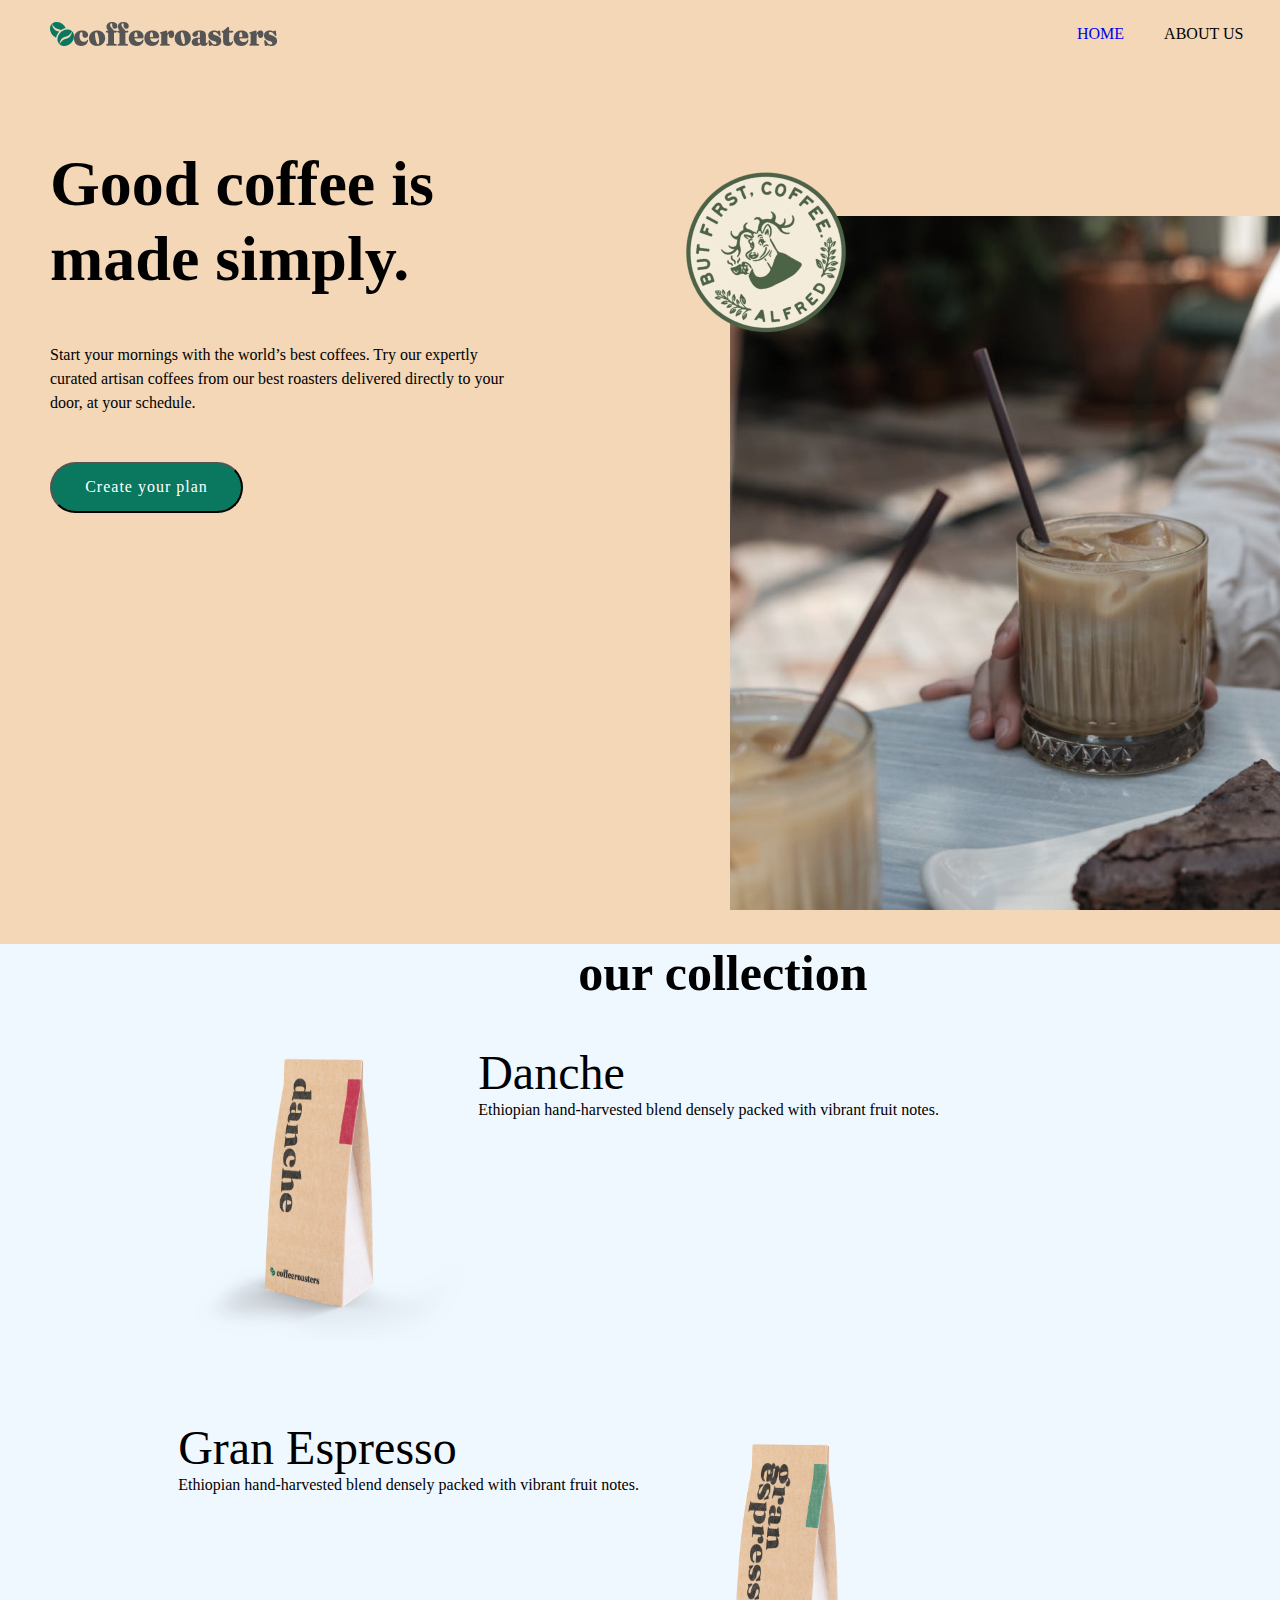
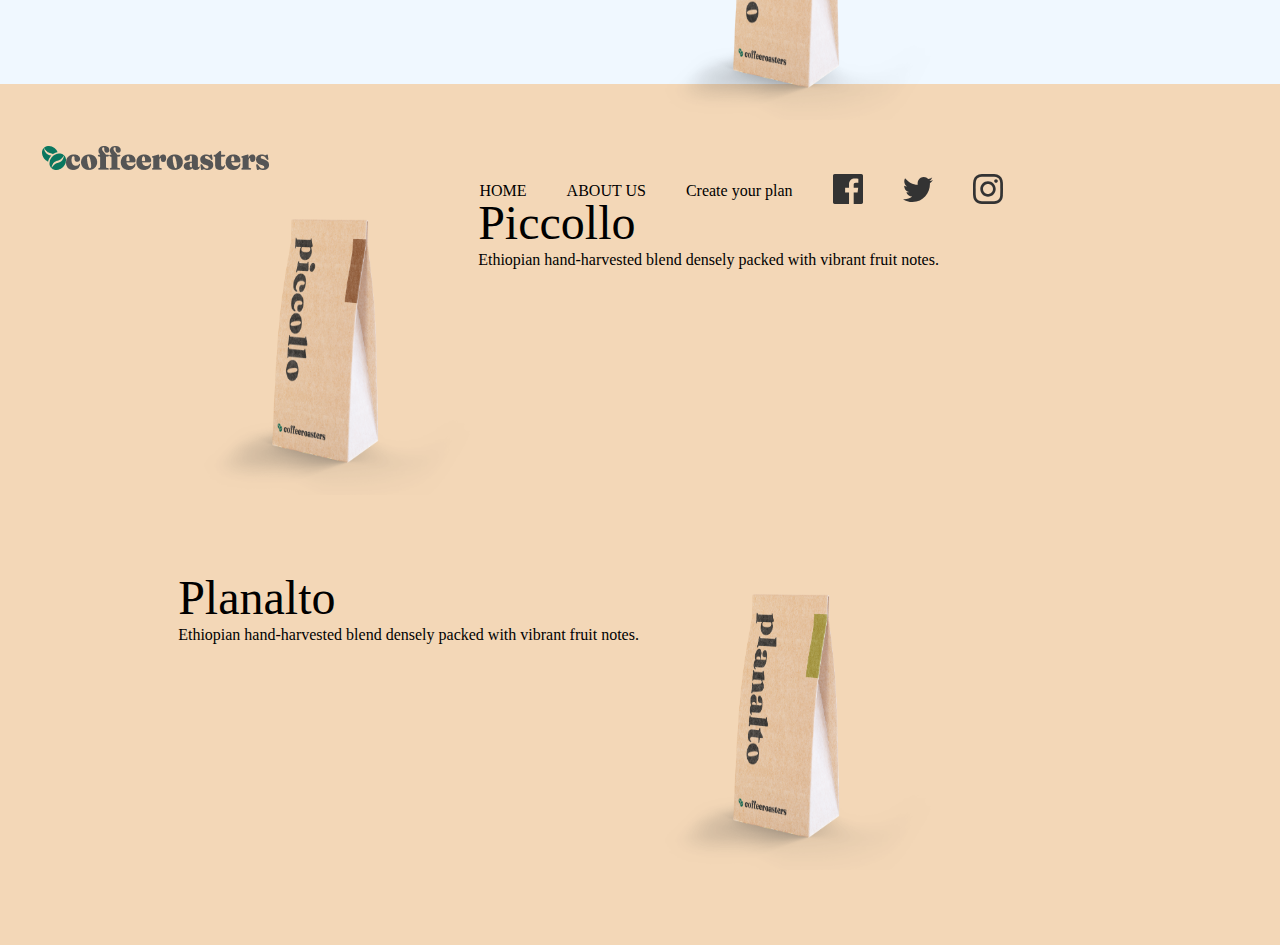
<file: index.html>
<!DOCTYPE html>
<html lang="en">
<head>
    <meta charset="UTF-8">
    <meta name="viewport" content="width=device-width, initial-scale=1.0">
    <title>Document</title>
    <link rel="stylesheet" href="style.css">
</head>
<body>
    <header class="header container">
        <nav class="nav">
            <img src="Group 3614.png" alt="">
            <ul>
                <li><a href="about.html">HOME</a></li>
                <li>ABOUT US</li>
                <li>Create your plan</li>
            </ul>
        </nav>
        <div class="header-content">
            <div class="header-content_text">
                <h1>Good coffee is made simply.</h1>
                <p>Start your mornings with the world’s best coffees. Try our expertly curated artisan coffees from our best roasters delivered directly to your door, at your schedule.</p>
                <button>Create your plan</button>
            </div>
            <div class="header-content_img">
                <img src="image 40.png" alt="" class="header-logo">
                <img src="Rectangle 679.png" alt="" class="header-content_img-coffee">
            </div>
        </div>
    </header>
    <section class="section">
        <div class="our ">
            <h1>our collection</h1>
        </div>
        <div class="your">
            <div class="card">
                <div>

                    <img src="kopi4.png" alt="">
                </div>
                <div class="text">
                    <h1>Danche</h1>
                    <p>Ethiopian hand-harvested blend densely packed with vibrant fruit notes.</p>
                </div>
               
            </div>
            <div class="card">
              
                <div class="text">
                    <h1>Gran Espresso</h1>
                    <p>Ethiopian hand-harvested blend densely packed with vibrant fruit notes.</p>
                </div>
                <div>

                    <img src="kopi1 copy.png" alt="">
                </div>
               
            </div>
            <div class="card">
                <div>

                    <img src="kopi3.png" alt="">
                </div>
                <div class="text">
                    <h1>Piccollo</h1>
                    <p>Ethiopian hand-harvested blend densely packed with vibrant fruit notes.</p>
                </div>
               
            </div>
            <div class="card">
                <div class="text">
                    <h1>Planalto</h1>
                    <p>Ethiopian hand-harvested blend densely packed with vibrant fruit notes.</p>
                </div>
                <div>
                    <img src="kopi2.png" alt="">
                </div>
            </div>
        </div>
    </section>
    <footer class="footer">
        <img src="Group 3614.png" alt="" class="joja">
        <div class="pered-posledniy">
            <ul>
                <li>HOME</li>
                <li>ABOUT US</li>
                <li>Create your plan</li>
                <li><img src="Path (1).svg" alt=""></li>
                <li><img src="Path (2).svg" alt=""></li>
                <li><img src="Shape.svg" alt=""></li>
            </ul>
        </div>
    </footer>
</body>
</html>
</file>
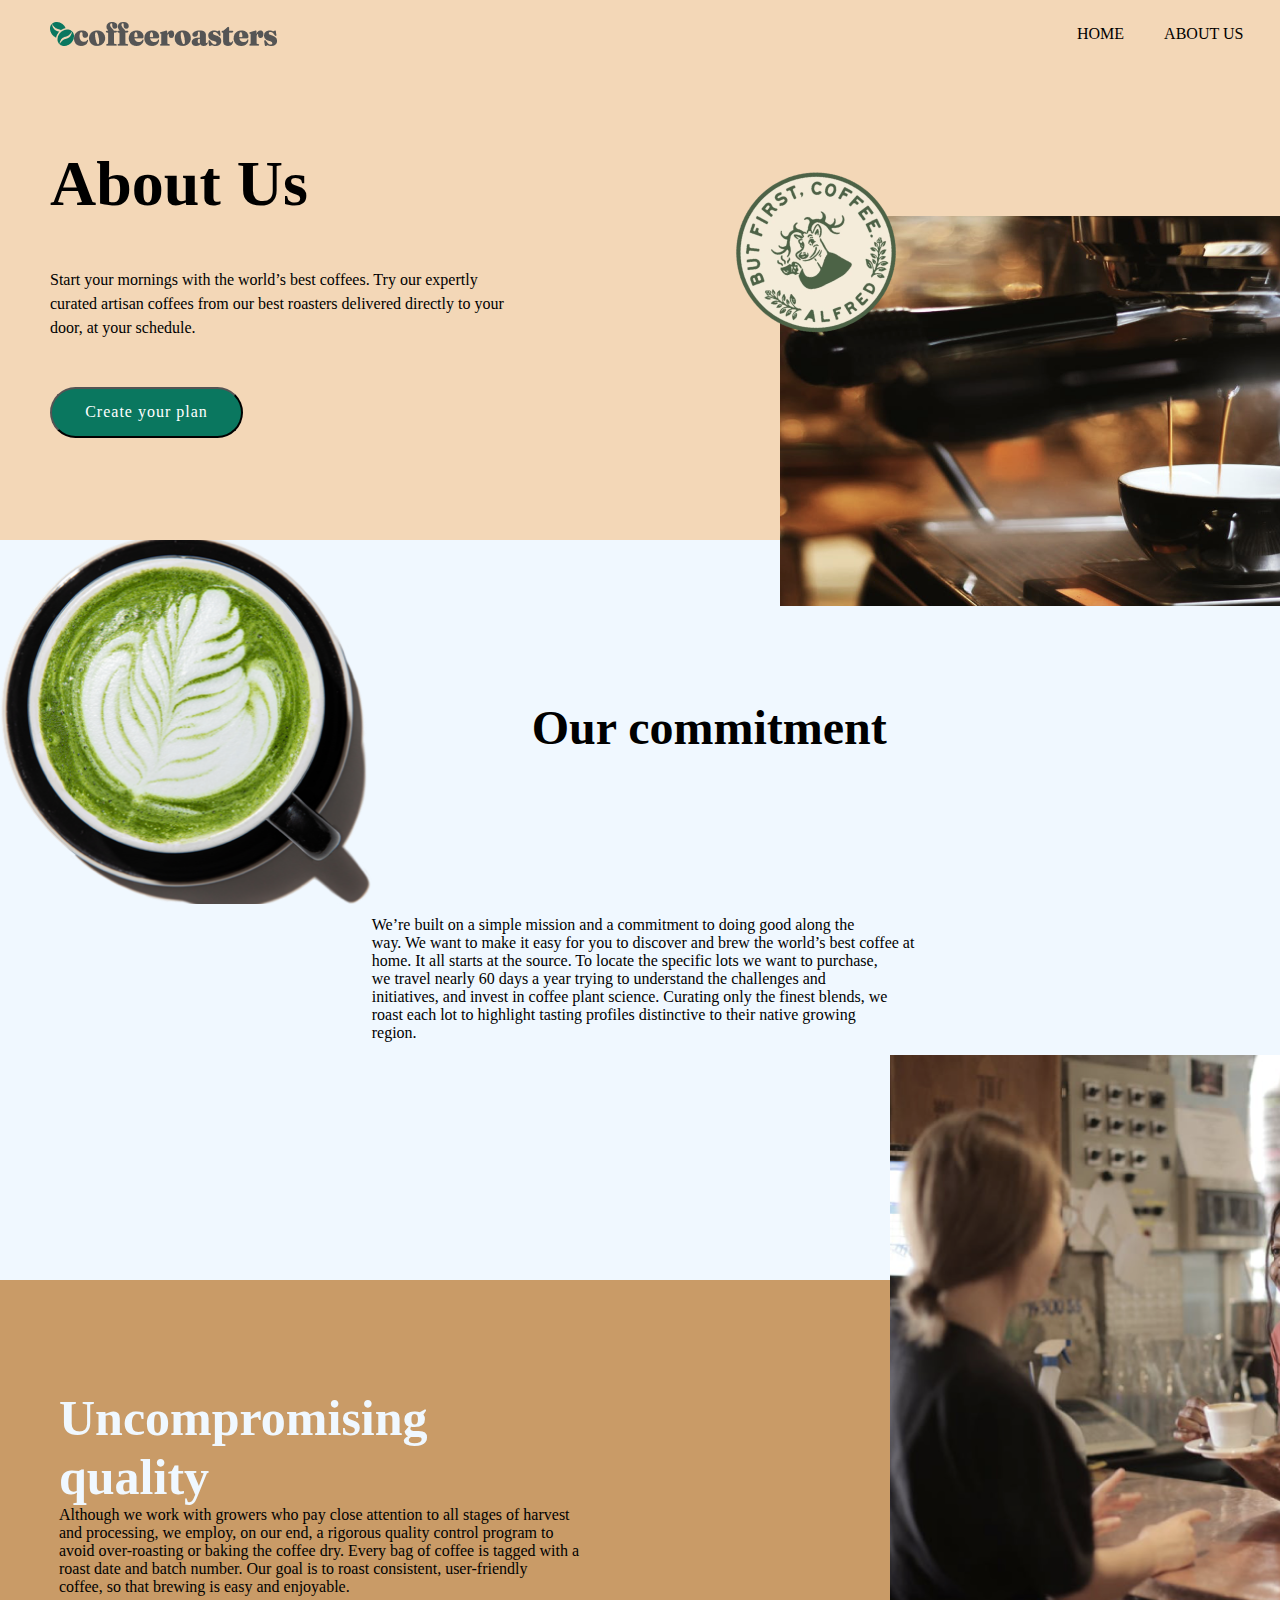
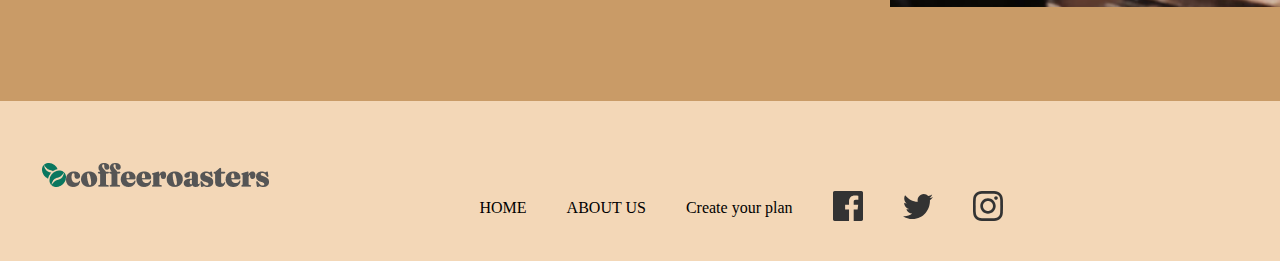
<file: about.html>
<!DOCTYPE html>
<html lang="en">
<head>
    <meta charset="UTF-8">
    <meta name="viewport" content="width=device-width, initial-scale=1.0">
    <title>Document</title>
    <link rel="stylesheet" href="style.css">
</head>
<body>
    <header class="header container">
        <nav class="nav">
            <img src="Group 3614.png" alt="">
            <ul>
                <li>HOME</li>
                <li>ABOUT US</li>
                <li>Create your plan</li>
            </ul>
        </nav>
        <div class="header-content">
            <div class="header-content_text">
                <h1>About Us</h1>
                <p>Start your mornings with the world’s best coffees. Try our expertly curated artisan coffees from our best roasters delivered directly to your door, at your schedule.</p>
                <button>Create your plan</button>
            </div>
            <div class="header-content_img">
                <img src="image 40.png" alt="" class="header-logo">
                <img src="ne.png" alt="" class="header-content_img-coffee">
            </div>
        </div>
    </header>
    <section class="section-no">
        <div class="a">
            <img src="cup-6 1.png" alt="">
        </div>
        <div class="o">
            <h1 class="sese">Our commitment</h1>
            <p>We’re built on a simple mission and a commitment to doing good along the <br> way. We want to make it easy for you to discover and brew the world’s best coffee at  <br>home. It all starts at the source. To locate the specific lots we  want to purchase, <br> we travel nearly 60 days a year trying to understand the challenges and <br>  initiatives, and invest in coffee plant science. Curating only the finest blends, we <br> roast each lot to highlight tasting profiles distinctive to their native growing <br> region.</p>
        </div>
    </section>
    <div class="cards">
        <div class="card-text">
            <h1>Uncompromising<br>quality</h1>
            <p>Although we work with growers who pay close attention to all stages of harvest <br> and processing, we employ, on our end, a rigorous quality control program to <br> avoid over-roasting or baking the coffee dry. Every bag of coffee is tagged with a <br> roast date and batch number. Our goal is to roast consistent, user-friendly <br>    coffee, so that brewing is easy and enjoyable.</p>
        </div>
        <div class="card-img">
            <img src="Rectangle 681.png" alt="">
        </div>
    </div>
    <footer class="footer">
        <img src="Group 3614.png" alt="" class="joja">
        <div class="pered-posledniy">
            <ul>
                <li>HOME</li>
                <li>ABOUT US</li>
                <li>Create your plan</li>
                <li><img src="Path (1).svg" alt=""></li>
                <li><img src="Path (2).svg" alt=""></li>
                <li><img src="Shape.svg" alt=""></li>
            </ul>
        </div>
    </footer>
</body>
</html>
</file>
<file: style.css>
*{
    margin: 0;
    padding: 0;
    box-sizing: border-box;
    list-style: none;
    text-decoration: none;
}
body{
    background-color: #F3D7B7;
}
.container{
    margin: 0 auto;
    padding: 0 50px;
}
.header{
    width: 1440px;
    background-color: #F3D7B7   ;
}
.nav{
    width: 100%;
    display: flex;
    align-items: center;
    justify-content: space-between;
    margin: 22px 0;
}
.nav ul{
    display: flex;
    align-items: center;
    gap: 40px;
}
.header-content{
    width: 100%;
    display: flex;
    justify-content: space-between;
    margin-top: 100px;
}
.header-content_text{
    width: 464px;
}
.header-content_text h1{
    font-family: Roboto;
    font-weight: 700;
    font-size: 64px;
    line-height: 75px;
    letter-spacing: 0px;    
}
.header-content_text p{
    font-family: Roboto;
    font-weight: 400;
    font-size: 16px;
    line-height: 24px;
    letter-spacing: 0px;
    margin: 47px 0;
}
.header-content_text button{
    width: 193px;
    height: 51px;
    border-radius: 100px;     
    background-color: #0A775F;
    color: white;
    font-family: Roboto;
    font-weight: 500;
    font-size: 16px;
    line-height: 18.75px;
    letter-spacing: 1px;
    text-align: center;    
}
.header-content_img{
    position: relative;/

}
.header-content_img-coffee{
    transform: translate(50px, 70px);
}
.header-logo{
    position: absolute;
    z-index: 1;
    left: -20px;
}
.our{
    margin: 100px 543px 42px 543px;
}
.our h1{
    font-family: Roboto;
    font-weight: 700;
    font-size: 50px;
    line-height: 58.59px;
    letter-spacing: 0px;
    text-align: center;    
}
.your{
    width: 1117.094482421875px;
    height: 1500px;
    flex-wrap: wrap;
    display: flex;
}
.card{
    display: flex;
    justify-content: space-between;
    margin: 0 auto;
}
.card:hover{
    transform: scale(0.5);
    transition: 3s;
}
.card img{
    width: 300px;
    height: 300px;
}

.card h1{
    font-family: Roboto;
    font-weight: 500;
    font-size: 48px;
    line-height: 56.25px;
    letter-spacing: 0px;
}
.section{
    background-color: aliceblue;
}
.p{
    display: flex;
}
.joja{
    /* margin: 62px ; */
}
.pered-posledniy{
    display: flex;
    align-items: center;
    justify-content: space-around;
}
.footer{
    padding: 62px 0px 0px 42px ;
    width: 1440px;
    height: 160px; 
    background-color: #F3D7B7;
}
.footer ul{
    display: flex;
    align-items: center;
    gap: 40px;
}
.section{
    width: 1445.5963134765625px;
    height: 740.0004272460938px;    
    background-color: aliceblue;
    margin:0 a ;
}
.a img{
    width: 371.72479248046875px;
    height: 364px; 
}
.section-no{
    background-color: aliceblue;
    width: 1440px;
    height: 740px;
    display: flex;
    margin: 0 auto;
}
.sese{
    margin: 160px ;
    font-family: Roboto;
    font-weight: 700;
    font-size: 48px;
    line-height: 56.25px;
    letter-spacing: 0px;    
}
.you{
    display: flex;
}
.cards{
    width: 1440;
    height: 510;
    background-color: #C99B67;  
    display: flex;
    position: relative;
    margin: 0 auto;
}
.card-text{
    margin: 109px 50px 105px 59px ;
}
.card-text h1{
    font-family: Roboto;
    font-weight: 700;
    font-size: 50px;
    line-height: 58.59px;
    letter-spacing: 0px;
    color: aliceblue;    
}
.card-img{
    position: absolute;
    left: 890px;
    bottom: 90px;
}
</file>
